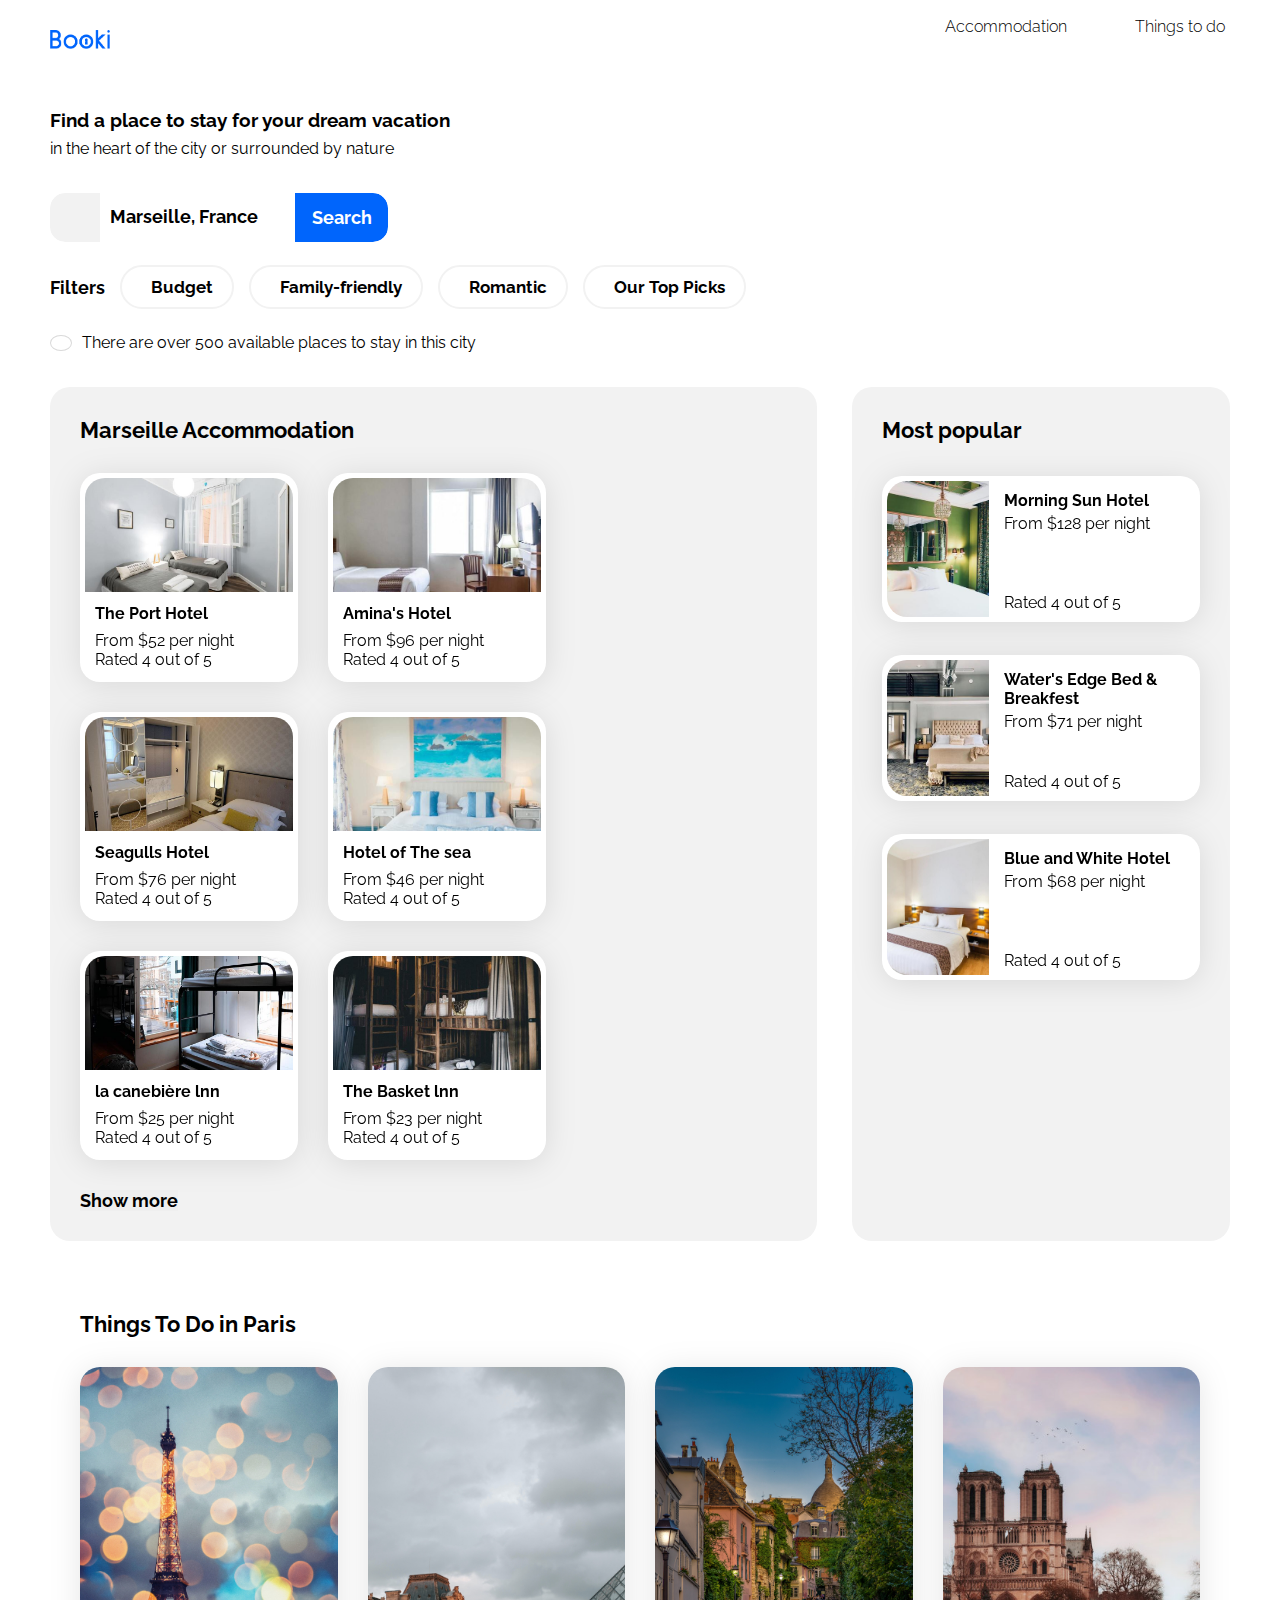
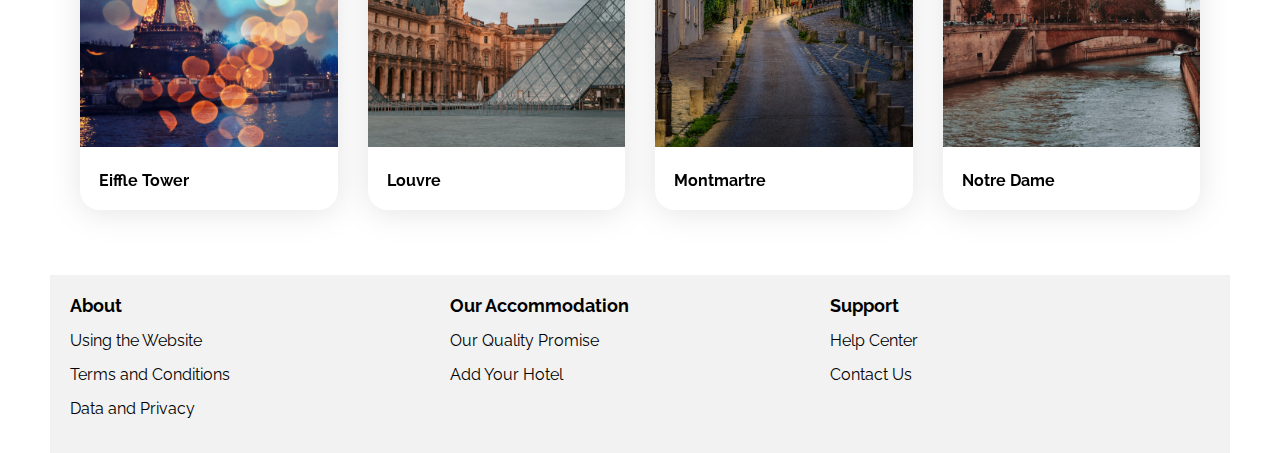
<file: index.html>
<!DOCTYPE html>
<html lang="en">

<head>
    <meta charset="UTF-8">
    <meta name="viewport" content="width=device-width, initial-scale=1.0">
    <title>Booki</title>
    <link rel="preconnect" href="https://fonts.googleapis.com">
    <link rel="preconnect" href="https://fonts.gstatic.com" crossorigin>
    <link href="https://fonts.googleapis.com/css2?family=Raleway:wght@400;500;700&display=swap" rel="stylesheet">
    <link rel="stylesheet" href="https://cdnjs.cloudflare.com/ajax/libs/font-awesome/6.2.1/css/all.min.css"
        integrity="sha512-MV7K8+y+gLIBoVD59lQIYicR65iaqukzvf/nwasF0nqhPay5w/9lJmVM2hMDcnK1OnMGCdVK+iQrJ7lzPJQd1w=="
        crossorigin="anonymous" referrerpolicy="no-referrer" />
    <link rel="stylesheet" href="css/style.css">
</head>

<body>
    <div class="main-container">
        <header>
            <img src="images/logo/Booki.png" class="logo">
            <ul>
                <li><a href="#accommodation">Accommodation</a></li>
                <li><a href="#things-to-do">Things to do</a></li>
            </ul>
        </header>
        <main>
            <div class="search-area">
                <div class="title">
                    <h3>Find a place to stay for your dream vacation</h3>
                    <p>in the heart of the city or surrounded by nature</p>
                </div>
                <div class="search-bar">
                    <div class="search-icon"><i class="fa-solid fa-location-dot" ></i></div>
                    <input type="text" placeholder="Marseille, France">
                    <button class="search-btn">
                        <span class="text-btn">Search</span>  
                        <i class="fa-solid fa-magnifying-glass"></i>
                    </button>
                </div>
                <div class="filters">
                    <h3>Filters</h3>
                    <ul>
                        <li><a href="#"><i class="fa-solid fa-money-bill-wave" ></i>Budget</a></li>
                        <li><a href="#"><i class="fa-solid fa-person" ></i>Family-friendly</a></li>
                        <li><a href="#"><i class="fa-solid fa-heart" ></i>Romantic</a></li>
                        <li><a href="#"><i class="fa-solid fa-fire" ></i>Our Top Picks</a></li>
                    </ul>
                </div>
                <div class="icon-text">
                    <i class="fa-solid fa-info" ></i>
                    <p> There are over 500 available places to stay in this city</p>
                </div>
            </div>
            <div class="accommodation-and-popular">
                <section class="accommodation">
                    <h2 class="section-title">Marseille Accommodation</h2>
                    <div class="accommodation-card">
                        <article class="card">
                            <img src="images/accommodation/fred-kleber.jpg" alt="Image of hotel room showing bed">
                            <div class="card-content">
                                <div class="card-txt">
                                    <h3 class="card-title">The Port Hotel</h3>
                                    <p class="card-subtitle">From <span class="dollar">$</span>52 per night</p>
                                </div>
                                <div class="card-rating">
                                    <i class="fa-xs fa-solid fa-star" aria-hidden="true"></i>
                                    <i class="fa-xs fa-solid fa-star" aria-hidden="true"></i>
                                    <i class="fa-xs fa-solid fa-star" aria-hidden="true"></i>
                                    <i class="fa-xs fa-solid fa-star" aria-hidden="true"></i>
                                    <i class="fa-xs fa-regular fa-star" aria-hidden="true"></i>
                                    <span class="sr-only">Rated 4 out of 5</span>
                                 </div>
                            </div>
                        </article>
                        <article class="card">
                            <img src="images/accommodation/febrian-zakaria.jpg" alt="Image of hotel room showing bed">
                            <div class="card-content">
                                <div class="card-txt">
                                    <h3 class="card-title">Amina's Hotel</h3>
                                    <p class="card-subtitle">From <span class="dollar">$</span>96 per night</p>
                                </div>
                                <div class="card-rating">
                                    <i class="fa-xs fa-solid fa-star" aria-hidden="true"></i>
                                    <i class="fa-xs fa-solid fa-star" aria-hidden="true"></i>
                                    <i class="fa-xs fa-solid fa-star" aria-hidden="true"></i>
                                    <i class="fa-xs fa-solid fa-star" aria-hidden="true"></i>
                                    <i class="fa-xs fa-regular fa-star" aria-hidden="true"></i>
                                    <span class="sr-only">Rated 4 out of 5</span>
                                </div> 
                            </div>
                        </article>
                        <article class="card">
                            <img src="images/accommodation/reisetopia.jpg" alt="Image of hotel room showing bed">
                            <div class="card-content">
                                <div class="card-txt">
                                    <h3 class="card-title">Seagulls Hotel</h3>
                                    <p class="card-subtitle">From <span class="dollar">$</span>76 per night</p>
                                </div>
                                <div class="card-rating">
                                    <i class="fa-xs fa-solid fa-star" aria-hidden="true"></i>
                                    <i class="fa-xs fa-solid fa-star" aria-hidden="true"></i>
                                    <i class="fa-xs fa-solid fa-star" aria-hidden="true"></i>
                                    <i class="fa-xs fa-solid fa-star" aria-hidden="true"></i>
                                    <i class="fa-xs fa-regular fa-star" aria-hidden="true"></i>
                                    <span class="sr-only">Rated 4 out of 5</span>
                                </div>
                            </div>
                        </article>    
                        <article class="card">
                            <img src="images/accommodation/annie-spratt.jpg" alt="Image of hotel room showing bed">
                            <div class="card-content">
                                <div class="card-txt">
                                    <h3 class="card-title">Hotel of The sea</h3>
                                    <p class="card-subtitle">From <span class="dollar">$</span>46 per night</p>
                                </div>
                                <div class="card-rating">
                                    <i class="fa-xs fa-solid fa-star" aria-hidden="true"></i>
                                    <i class="fa-xs fa-solid fa-star" aria-hidden="true"></i>
                                    <i class="fa-xs fa-solid fa-star" aria-hidden="true"></i>
                                    <i class="fa-xs fa-solid fa-star" aria-hidden="true"></i>
                                    <i class="fa-xs fa-regular fa-star" aria-hidden="true"></i>
                                    <span class="sr-only">Rated 4 out of 5</span>
                                 </div>
                            </div>
                        </article>
                        <article class="card">
                            <img src="images/accommodation/marcus-loke.jpg" alt="Image of hotel room showing bed">
                            <div class="card-content">
                                <div class="card-txt">
                                    <h3 class="card-title">la canebière lnn</h3>
                                    <p class="card-subtitle">From <span class="dollar">$</span>25 per night</p>
                                </div>
                                <div class="card-rating">
                                    <i class="fa-xs fa-solid fa-star" aria-hidden="true"></i>
                                    <i class="fa-xs fa-solid fa-star" aria-hidden="true"></i>
                                    <i class="fa-xs fa-solid fa-star" aria-hidden="true"></i>
                                    <i class="fa-xs fa-solid fa-star" aria-hidden="true"></i>
                                    <i class="fa-xs fa-regular fa-star" aria-hidden="true"></i>
                                    <span class="sr-only">Rated 4 out of 5</span>
                                </div>
                            </div>
                        </article>
                        <article class="card">
                            <img src="images/accommodation/nicate-lee.jpg" alt="Image of hotel room showing bed">
                            <div class="card-content">
                                <div class="card-txt">
                                    <h3 class="card-title">The Basket lnn</h3>
                                    <p class="card-subtitle">From <span class="dollar">$</span>23 per night</p>
                                </div>
                                <div class="card-rating">
                                    <i class="fa-xs fa-solid fa-star" aria-hidden="true"></i>
                                    <i class="fa-xs fa-solid fa-star" aria-hidden="true"></i>
                                    <i class="fa-xs fa-solid fa-star" aria-hidden="true"></i>
                                    <i class="fa-xs fa-solid fa-star" aria-hidden="true"></i>
                                    <i class="fa-xs fa-regular fa-star" aria-hidden="true"></i>
                                    <span class="sr-only">Rated 4 out of 5</span>
                                </div>
                            </div>
                        </article>       
                    </div>
                    <button class="show-more">Show more</button>
                </section>
                <section class="popular">
                    <div class="popular-title">
                        <h2 class="section-title">Most popular</h2>
                        <i class="fa-solid fa-chart-line" aria-hidden="true"></i>
                    </div>
                    <div class="popular-cards">
                        <article class="card">
                            <img src="./images/accommodation/emile-guillemot.jpg" alt="Image of hotel room showing bed">
                            <div class="card-content">
                                <div class="card-txt">
                                    <h3 class="card-title">Morning Sun Hotel</h3>
                                    <p class="card-subtitle">From <span class="dollar">$</span>128 per night</p>
                                </div>
                                <div class="card-rating">
                                    <i class="fa-xs fa-solid fa-star" aria-hidden="true"></i>
                                    <i class="fa-xs fa-solid fa-star" aria-hidden="true"></i>
                                    <i class="fa-xs fa-solid fa-star" aria-hidden="true"></i>
                                    <i class="fa-xs fa-solid fa-star" aria-hidden="true"></i>
                                    <i class="fa-xs fa-regular fa-star" aria-hidden="true"></i>
                                    <span class="sr-only">Rated 4 out of 5</span>
                                </div>
                            </div>
                        </article>
                        <article class="card">
                            <img src="./images/accommodation/aw-creative.jpg" alt="Image of hotel room showing bed">
                            <div class="card-content">
                                <div class="card-txt">
                                    <h3 class="card-title">Water's Edge Bed & Breakfest</h3>
                                    <p class="card-subtitle">From <span class="dollar">$</span>71 per night</p>
                                </div>
                                <div class="card-rating">
                                    <i class="fa-xs fa-solid fa-star" aria-hidden="true"></i>
                                    <i class="fa-xs fa-solid fa-star" aria-hidden="true"></i>
                                    <i class="fa-xs fa-solid fa-star" aria-hidden="true"></i>
                                    <i class="fa-xs fa-solid fa-star" aria-hidden="true"></i>
                                    <i class="fa-xs fa-regular fa-star" aria-hidden="true"></i>
                                    <span class="sr-only">Rated 4 out of 5</span>
                                </div>
                            </div>
                        </article>
                        <article class="card">
                            <img src="./images/accommodation/febrian-zakaria2.jpg" alt="Image of hotel room showing bed">
                            <div class="card-content">
                                <div class="card-txt">
                                    <h3 class="card-title">Blue and White Hotel</h3>
                                    <p class="card-subtitle">From <span class="dollar">$</span>68 per night</p>
                                </div>
                                <div class="card-rating">
                                    <i class="fa-xs fa-solid fa-star" aria-hidden="true"></i>
                                    <i class="fa-xs fa-solid fa-star" aria-hidden="true"></i>
                                    <i class="fa-xs fa-solid fa-star" aria-hidden="true"></i>
                                    <i class="fa-xs fa-solid fa-star" aria-hidden="true"></i>
                                    <i class="fa-xs fa-regular fa-star" aria-hidden="true"></i>
                                    <span class="sr-only">Rated 4 out of 5</span>
                                </div>
                            </div>
                        </article>
                    </div>
                </section>
            </div>
            <div class="things-to-do">
                <div class="title">Things To Do in Paris</div>
                <div class="thing-to-do-cards">
                    <article class="card">
                        <img src="images/activites/Eiffel Tower.jpg" alt="Image of Eiffel Tower">
                        <h3 class="">Eiffle Tower</h3>
                    </article>
                    <article class="card">
                        <img src="images/activites/Louvre.jpg" alt="Image of Louvre">
                        <h3 class="">Louvre</h3>
                    </article>
                    <article class="card">
                        <img src="images/activites/Montmartre.jpg" alt="Image of Montmartre">
                        <h3 class="">Montmartre</h3>
                    </article>
                    <article class="card">
                        <img src="images/activites/Notre dame.jpg" alt="Image of Notre Dame">
                        <h3 class="">Notre Dame</h3>
                    </article>
                </div>
            </div>
        </main>
        <footer>
            <div class="group">                
                <div class="title"> About</div>
                <ul>
                    <li><a href="#">Using the Website</a></li>
                    <li><a href="#">Terms and Conditions</a></li>
                    <li><a href="#">Data and Privacy</a></li>
                </ul>
            </div>  
            <div class="group">
                <div class="title">Our Accommodation</div>
                <ul>
                    <li><a href="#">Our Quality Promise</a></li>
                    <li><a href="#">Add Your Hotel</a></li>
                </ul>
            </div>
            <div class="group">
                <div class="title">Support</div>
                <ul>
                    <li><a href="#">Help Center</a></li>
                    <li><a href="#">Contact Us</a></li>
                </ul> 
            </div>
        </footer>
    </div>
</body>

</html>
</file>
<file: css/style.css>
/****** General ***********/
* {
    font-family: 'Raleway', sans-serif;
    box-sizing: border-box;
    margin: 0;
    padding: 0;
}

:root {
    --main-color: #0065FC;
    --main-bg-color: #F2F2F2;
    --filter-bg-color:#DEEBFF ;
}

.fa-solid, .fa-regular {
    color: var(--main-color);
}
body {
    display: flex;
    justify-content: center;
}
.main-container{
    max-width: 1440px;
    width: 100%;
    padding: 0 50px;
    margin: 0 auto;
}



/****header***/
header {
    position: fixed;
    max-width: 1440px;
    width: 100%;
    left: 50%;
    top: 0;
    padding: 0 50px;
    display: flex;
    justify-content: space-between;
    align-items: center;
    z-index: 100;
    height: 79px;
    transform: translateX(-50%);
    background-color: #fff;
}
.logo{
    height: 19px;
}
header  ul{
    list-style: none;
    display: flex;
    gap: 68px;
    height: 35px ;
    top: -21px;
    position: relative;
    width: 285px;
    padding: 0px;
}
header ul li{
    display: flex;
    flex-direction: column;
    justify-content: flex-end;
}
header ul li a{
    text-decoration: none;
    color: black;
    font-weight: 300;
}
header li a:hover{
    color: #0065FC;
    border-top: 2px solid #0065FC;
    padding-top: 15px;
}



/*****search ***/
.search-area{
    padding-top: 109px ;
    padding-bottom: 35px ;
    display: flex;
    flex-direction: column;
    gap: 35px;
}
.search-area .title p{
    font-size: 16px;
    font-weight: 400;
    margin-top: 8px;
}
.search-bar{
    display: flex;
    overflow: hidden;
    height: 49px;
    width: 338px; 
    border-radius: 15px;
}
.search-icon{
    display: flex;
    justify-content: center;
    align-items: center;
    width: 50px;
    padding: 10px 20px; 
    font-size: 20px;
    background: #F2F2F2;
    border-top-left-radius: 15px;
    border-bottom-left-radius: 15px;
}
.search-icon i{
    color:#0c0c0c;
}
.search-bar input{
    flex: 1;
    border: none;
    outline: non;
    padding: 10px;
}
.search-bar input::placeholder{
    color: black;
    font-size: 18px;
    font-weight: 700;
}
.search-btn{
    background-color: #0065FC;
    color: #fff;
    border: none;
    padding: 15px 20px;
    font-size: 18px;
    font-weight: 700;
    width: 93px;
    cursor: pointer;
    border-top-right-radius: 15px;
    border-bottom-right-radius: 15px;
    display: flex;
    justify-content: center;
    align-items: center;
}
.search-btn i{
    display: none;
    color:#fff;
}


/******filters*****/
.filters{
    display: flex;
    gap: 15px;
}
.filters h3{
    font-size: 18px;
    font-weight: 700;
}
.filters ul{
    list-style: none;
    display: flex;
    gap: 15px;
 }
 .filters a{
    text-decoration: none;
    color: black;
    font-weight: 700;
    font-size: 17px;
    padding: 10px 19px;
    border: 2px solid #F2F2F2;
    border-radius: 25px; 
 }
.filters i{
    margin-right: 10px ;
}
.filters a:hover{
    cursor: pointer;
    background-color: #DEEBFF;
}


/******icon-text*****/
.icon-text{
    display: flex; 
    align-items: center;
    gap: 10px;  
}
.icon-text p {
   font-size: 16px;
   font-weight: 400;
}
.icon-text i{
    font-size: 10px;
    border: 1px solid #d9d9d9;
    border-radius: 50%;
    padding: 7px 10px; 
}




/*******commun*****/
.section-title {
    font-size: 22px;
}
.card {
    background-color: white;
    border-radius: 20px;
    padding: 5px;
    filter: drop-shadow(0px 3px 15px rgba(0, 0, 0, 0.1));
}
.card img {
    object-fit: cover;
}
.card-title {
    font-size: 16px;
}
.euro {
    font-weight: 700;
}
.neutralStar {
    color: var(--main-bg-color)
}



/****** Accommodation And Popular ***********/
.accommodation-and-popular {
    display: flex;
    justify-content: space-between;
}
.accommodation-and-popular section {
    background-color: var(--main-bg-color);
    border-radius: 20px;
    padding: 30px;
}



/****** Accommodation ***********/
.accommodation {
    width: 65%;
}
.accommodation h2{
    margin-bottom: 30px;
}
.accommodation-card{
    display: flex;
    flex-wrap: wrap;
    gap: 30px;
}
.accommodation-card .card{
    width: 30.86%;
}
.accommodation img{
    width: 100%;
    height: 114px;
    border-top-left-radius: 20px;
    border-top-right-radius: 20px; 
    margin-bottom: 8px;
}
.accommodation .card-content{
    padding-left: 10px;
}
.accommodation .card-title {
    margin-bottom: 8px;
}
.accommodation .card-rating {
    margin-bottom: 8px;
}
.accommodation button{
    border: none;
    margin-top: 30px;
    font-weight: 700;
    font-size: 18px;
}



/****** Popular ***********/
.popular {
    width: 32%;
}
.popular-title {
    display: flex;
    justify-content: space-between;
    align-items: center;
}
.popular-cards .card {
    display: flex;
    margin-top: 33px;
}
.popular-cards img {
    width: 33%;
    height: 136px;
    border-top-left-radius: 20px;
    border-bottom-left-radius: 20px;
}
.popular-cards .card-content {
    width: 67%;
    padding-left: 15px;
    display: flex;
    flex-direction: column;
    justify-content: space-between;
    box-sizing: border-box;
}
.popular-cards .card-title {
    margin-top: 10px;
    margin-bottom: 4px;
}
.popular-cards .card-subtitle {
    margin: 0;
}
.popular-cards .card-rating {
    margin-bottom: 5px;
}



/******things to do******/
.things-to-do{
    width: 100%;
    margin-top: 40px;
    padding: 30px;
}
.things-to-do .title{
    font-size: 22px;
    font-weight: 700;
    margin-bottom: 30px;
}
.thing-to-do-cards{
    display: flex;
    justify-content: space-between;
    gap: 30px;
}
.things-to-do .card{
    padding: 0;
    width: 23.24%;
}
.thing-to-do-cards img{
    width: 100%;
    height: 380px ;
    border-top-left-radius: 20px;
    border-top-right-radius: 20px; 
}
.things-to-do h3{
    padding: 20px 19px;
    font-weight: 700;
    font-size: 16px;
}



/*******footer****/
footer{
    display: flex;
    margin-top: 35px;
    background-color: var(--main-bg-color);
    padding: 20px;
}
.group{
    margin-right: 50px;
    width: 33.33%;
}
 footer .title{
    font-size: 18px;
    font-weight: 700;
    text-decoration-line: underline 2px  ;
    margin-bottom: 15px ;
}
.group li{
    list-style: none;
    margin-bottom: 15px;
}
.group li a {
    color: black;
    text-decoration: none;
    font-size: 16px;
    font-weight: 400;
}





/******media query*****/
@media (max-width: 1024px ) {
    .accommodation-and-popular {
        display: flex;
        flex-direction: column;
        gap: 50px;
    }
    .accommodation {
        width: 100%;
    }
    .popular {
        width: 100%;
    }
    .popular-cards {
        display: flex;
        gap: 20px;
    }
    .popular-cards .card{
        width: 31.8%;
    }
    .thing-to-do-cards img{
        height: 200px ;
    }
}








@media (max-width: 768px)  and (min-width: 375px) {
    .main-container {
        padding: 0 40px;
    }
    .filters{
    gap: 20px;
    }
    .filters ul{
        gap: 9px;
    }
    .filters a{
        text-decoration: none;
        color: black;
        font-weight: 700;
        font-size: 15px;
        padding: 10px 15px;
        border: 2px solid #F2F2F2;
        border-radius: 25px; 
     }
    .filters i{
        margin-right: 10px ;
    }

    .section-title {
        font-size: 20px;
    }
    .card {
        padding: 3.5px;
    }
    .card-title {
        font-size: 15px;
    }
    .card-subtitle{
        font-size: 14px;
    }
    .accommodation-and-popular {
        display: flex;
        flex-direction: column;
        gap: 50px;
    }
    .accommodation-and-popular section {
        padding: 15px;
    }
    .accommodation {
        width: 100%;
    }
    .accommodation-card{
        display: flex;
        flex-wrap: wrap;
        gap: 12px;
    }
    .accommodation-card .card{
        width: 32%;
    }
    .accommodation img{
        width: 100%;
        height: 114px;
        border-top-left-radius: 20px;
        border-top-right-radius: 20px; 
        margin-bottom: 4px;
    }
    .accommodation button{
        margin-top: 20px;
        font-size: 16px;
    }
    .popular {
        width: 100%;
    }
    .popular-cards{
        gap: 12px;
    }
    .popular-cards .card {
        margin-top: 25px;
    }
    .popular-cards img {
        width: 40%;
        height: 136px;
    }
    .popular-cards .card-content {
        padding-left: 5px;
        display: flex;
        flex-direction: column;
        justify-content: space-between;
        box-sizing: border-box;
    }
    
    .things-to-do{
       padding: 0;
    }
    .things-to-do .title{
        font-size: 20px;
    }
    .thing-to-do-cards{
        gap: 0px;
    }
    .things-to-do h3{
        padding: 10px 19px;
        font-size: 15px;
    }
    
    footer{
        padding: 15px;
    }
     footer .title{
        font-size: 16.5px;
    }
    .group li{
        margin-bottom: 10px;
    }
    .group li a {
        font-size: 15px;
    }
}





@media (max-width: 375px) {
    .main-container{
        padding: 0;
    }

    header {
        padding: 0;
        flex-direction: column;
        height: 115px;
        gap: 22px ;
        box-shadow: 0 4px 10px rgba(0, 0, 0, 0.1);
    }
    .logo{
        margin-top: 30px;
        margin-bottom: 30px;
    }
    header ul{
      width: 100%;
      gap: 0; 
    }
    header li{
       align-items: center;
       width: 50%;    
    }
    header a{
       align-items: center;
       padding-bottom: 20px;
    }
    header li:hover{
        border-bottom: 2px solid #0065FC;
    }
    header li a:hover{
        border-top: 0;
    }
    .search-area{
        padding: 145px 20px 35px;
    }
    .text-btn{
        display: none;
    }
    .search-btn{
        font-size: 18px;
        font-weight: 700;
        width: 49px;
        border-radius: 15px;
    }
    .search-btn i{
        display: inline-block; 
        font-size: 18px;
    }
    .filters{
        flex-direction: column;
        gap: 20px; 
    }
    .filters ul{
        flex-wrap: wrap;
        gap: 0px;
        row-gap: 20px;
    }
    .filters li{
       width: calc(50% - 5px);
       margin-right: 5px;
    }
    .filters a{
        font-weight: 14px;
        width: 100% ;
        display: block;
        padding: 13px 9px;
    }
    .filters i{
        margin-right: 6px ;
    }
    .accommodation-and-popular section {
        background-color: #fff;
        border-radius: 0px;
        padding: 30px 20px;
    }
    .accommodation-and-popular .popular{
        background-color: #F2F2F2;
    }
    .accommodation-and-popular {
        flex-direction: column-reverse;
        gap: 15px;
    }

    .popular-cards {
        flex-direction: column;
    }
    .popular-cards .card{
        width: 100%;
    }
    .accommodation-card{
        flex-direction: column;
        gap: 30px;
    }
    .accommodation-card .card{
        width: 100%;
    }
    button {
        background-color: #fff;
    }

    .things-to-do{
        padding: 30px;
    }
    .thing-to-do-cards{
        flex-direction: column;
        gap: 20px;
    }
    .things-to-do .card{
        width: 100%;
    }
    .thing-to-do-cards img{
        width: 100%;
        height: 141px ;
        border-top-left-radius: 20px;
        border-top-right-radius: 20px; 
    }
    footer{
        flex-direction: column;
        gap: 50px;
        padding: 30px;
    }
    .group{
        width: 100%;
    }
}
</file>
